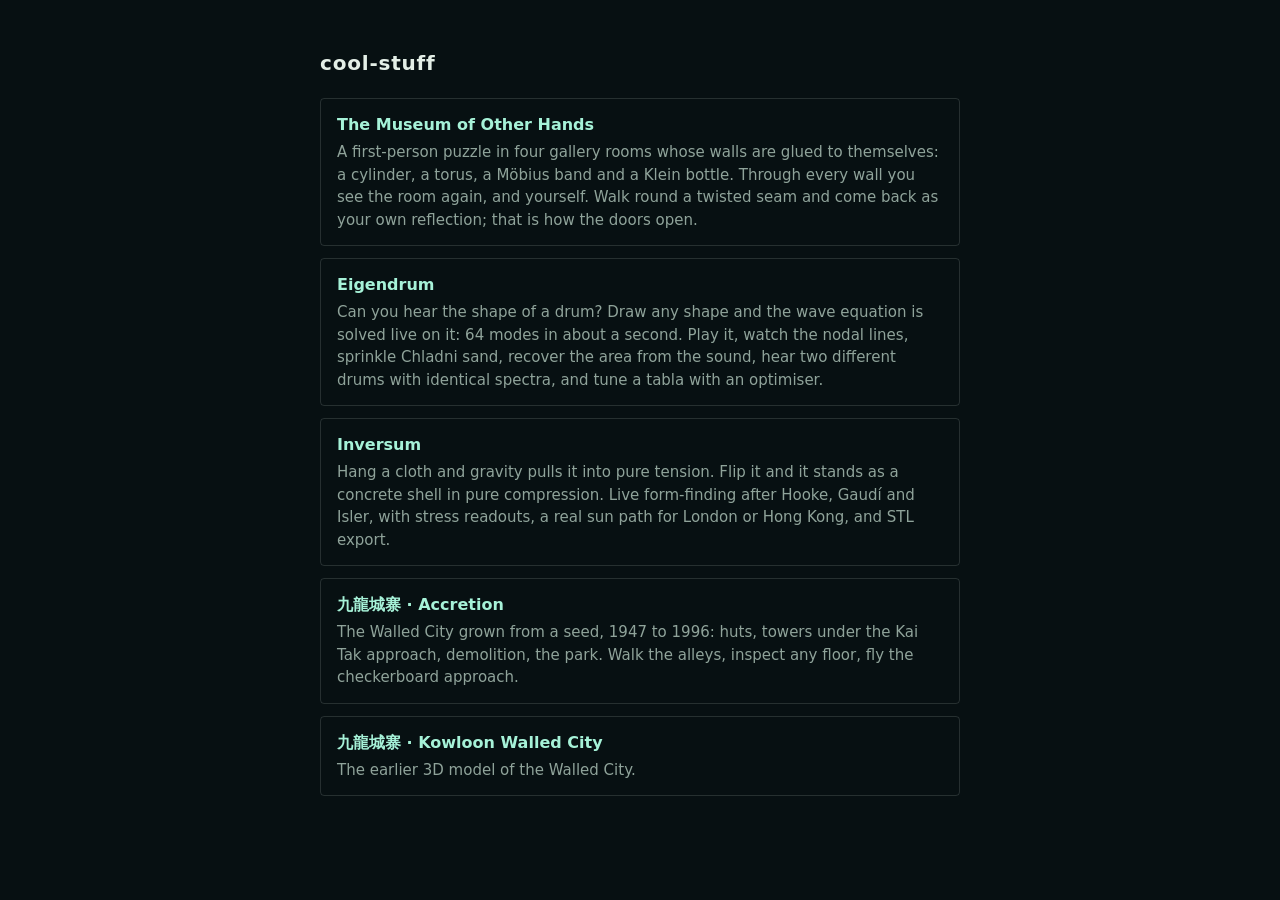
<file: index.html>
<!doctype html>
<html lang="en">
<head>
<meta charset="utf-8">
<meta name="viewport" content="width=device-width, initial-scale=1">
<title>cool-stuff</title>
<style>
  :root { --bg: #071012; --fg: #e4efe7; --mute: #8fa39a; --link: #a6f2d8; --edge: rgba(228, 239, 231, 0.14); color-scheme: dark; }
  body { margin: 0; padding: 48px 16px; background: var(--bg); color: var(--fg); font: 16px/1.5 system-ui, sans-serif; }
  main { max-width: 640px; margin: 0 auto; display: grid; gap: 20px; }
  h1 { margin: 0; font-size: 20px; letter-spacing: 0.04em; }
  ul { list-style: none; margin: 0; padding: 0; display: grid; gap: 12px; }
  li { border: 1px solid var(--edge); border-radius: 4px; padding: 14px 16px; display: grid; gap: 4px; }
  a { color: var(--link); font-weight: 600; text-decoration: none; }
  a:hover, a:focus-visible { text-decoration: underline; }
  p { margin: 0; color: var(--mute); font-size: 15px; }
</style>
</head>
<body>
<main>
  <h1>cool-stuff</h1>
  <ul>
    <li>
      <a href="other-hands/">The Museum of Other Hands</a>
      <p>A first-person puzzle in four gallery rooms whose walls are glued to themselves: a cylinder, a torus, a Möbius band and a Klein bottle. Through every wall you see the room again, and yourself. Walk round a twisted seam and come back as your own reflection; that is how the doors open.</p>
    </li>
    <li>
      <a href="eigendrum/">Eigendrum</a>
      <p>Can you hear the shape of a drum? Draw any shape and the wave equation is solved live on it: 64 modes in about a second. Play it, watch the nodal lines, sprinkle Chladni sand, recover the area from the sound, hear two different drums with identical spectra, and tune a tabla with an optimiser.</p>
    </li>
    <li>
      <a href="inversum/">Inversum</a>
      <p>Hang a cloth and gravity pulls it into pure tension. Flip it and it stands as a concrete shell in pure compression. Live form-finding after Hooke, Gaudí and Isler, with stress readouts, a real sun path for London or Hong Kong, and STL export.</p>
    </li>
    <li>
      <a href="kowloon-accretion/">九龍城寨 · Accretion</a>
      <p>The Walled City grown from a seed, 1947 to 1996: huts, towers under the Kai Tak approach, demolition, the park. Walk the alleys, inspect any floor, fly the checkerboard approach.</p>
    </li>
    <li>
      <a href="walled-city/">九龍城寨 · Kowloon Walled City</a>
      <p>The earlier 3D model of the Walled City.</p>
    </li>
  </ul>
</main>
</body>
</html>
</file>
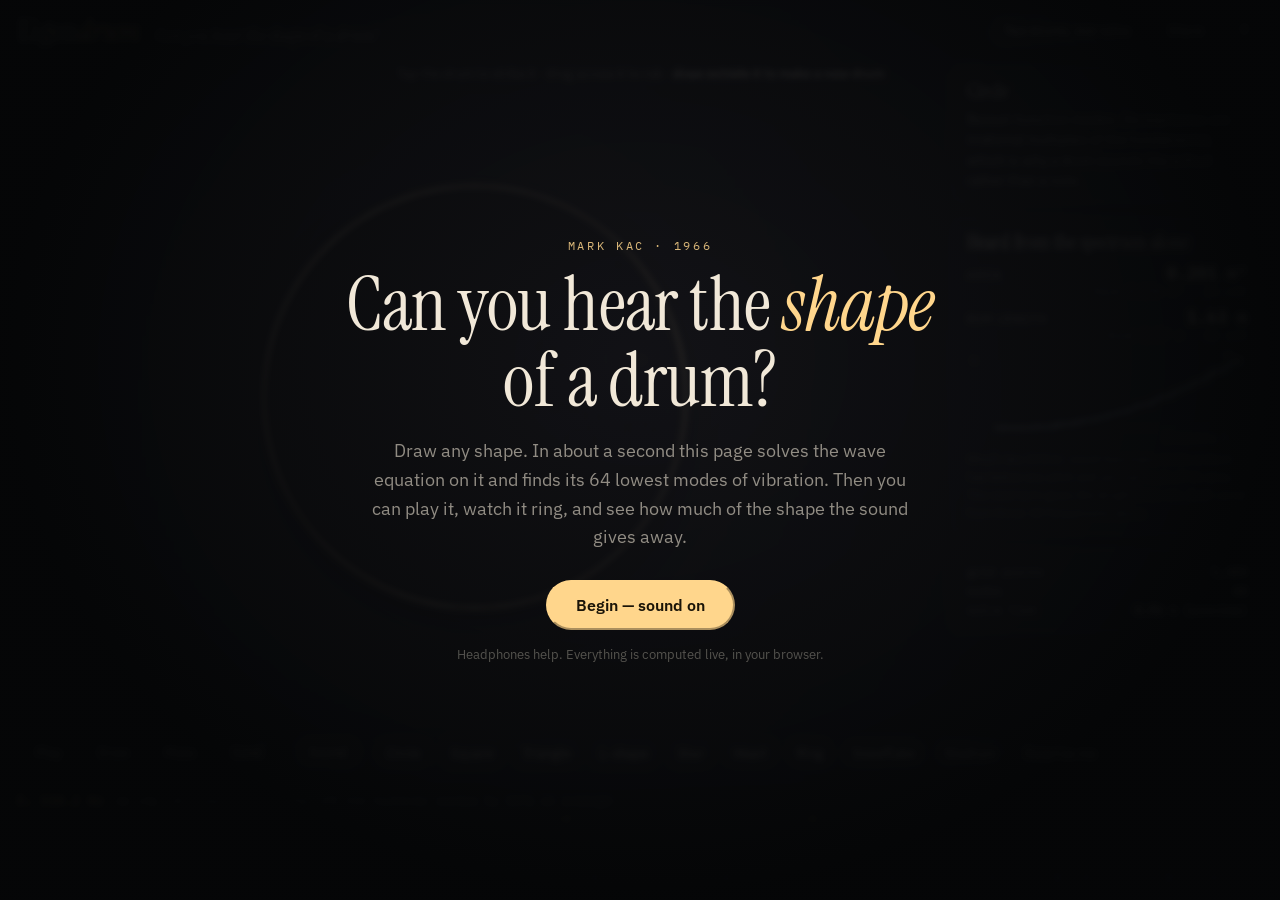
<file: eigendrum/index.html>
<!doctype html>
<html lang="en">
<head>
<meta charset="utf-8">
<meta name="viewport" content="width=device-width, initial-scale=1, viewport-fit=cover">
<title>Eigendrum</title>
<meta name="description" content="Draw any shape and play it as a drum. The wave equation is solved live in your browser: every resonant mode, its sound, its nodal lines, and what the sound alone gives away about the shape.">
<meta name="theme-color" content="#08090b">
<link rel="icon" href="data:image/svg+xml,%3Csvg xmlns='http://www.w3.org/2000/svg' viewBox='0 0 64 64'%3E%3Ccircle cx='32' cy='32' r='28' fill='%2310110f' stroke='%23d9c49b' stroke-width='4'/%3E%3Cpath d='M10 32c7-10 14 10 22 0s15 10 22 0' fill='none' stroke='%23ffb35c' stroke-width='4' stroke-linecap='round'/%3E%3C/svg%3E">
<link rel="preconnect" href="https://fonts.googleapis.com">
<link rel="preconnect" href="https://fonts.gstatic.com" crossorigin>
<link href="https://fonts.googleapis.com/css2?family=Instrument+Serif:ital@0;1&family=IBM+Plex+Mono:wght@400;500;600&family=IBM+Plex+Sans:wght@400;500;600&display=swap" rel="stylesheet">
<style>
  :root {
    --bg: #08090b;
    --ink: #f1e8d8;
    --muted: rgba(241, 232, 216, 0.58);
    --faint: rgba(241, 232, 216, 0.32);
    --line: rgba(255, 255, 255, 0.08);
    --gold: #ffd68c;
    --amber: #ffad5a;
    --panel: rgba(17, 18, 22, 0.78);
    --spec-h: 118px;
    --serif: "Instrument Serif", Georgia, "Times New Roman", serif;
    --sans: "IBM Plex Sans", system-ui, -apple-system, Segoe UI, sans-serif;
    --mono: "IBM Plex Mono", ui-monospace, SFMono-Regular, Menlo, monospace;
    color-scheme: dark;
  }
  * { box-sizing: border-box; }
  html, body { margin: 0; height: 100%; background: var(--bg); color: var(--ink); font-family: var(--sans); overflow: hidden; }
  body { -webkit-font-smoothing: antialiased; touch-action: none; }
  button { font: inherit; color: inherit; }

  #stage canvas { position: fixed; inset: 0; width: 100vw; height: 100vh; display: block; }
  #fg { touch-action: none; cursor: crosshair; }

  /* top bar */
  #top {
    position: fixed; top: 0; left: 0; right: 0; height: 60px; padding: 0 18px;
    display: flex; align-items: center; justify-content: space-between; gap: 12px;
    pointer-events: none; z-index: 5;
  }
  #top > * { pointer-events: auto; }
  .brand { display: flex; align-items: baseline; gap: 14px; min-width: 0; }
  .brand h1 { margin: 0; font-family: var(--serif); font-weight: 400; font-size: 30px; letter-spacing: 0.01em; }
  .brand h1 em { color: var(--gold); font-style: italic; }
  .brand span { font-family: var(--serif); font-style: italic; font-size: 18px; color: var(--muted); white-space: nowrap; overflow: hidden; text-overflow: ellipsis; }
  nav { display: flex; gap: 8px; }

  .btn, nav button, #dock button, .card button {
    background: rgba(255, 255, 255, 0.04); border: 1px solid var(--line); border-radius: 999px;
    padding: 7px 14px; font-size: 13px; letter-spacing: 0.01em; cursor: pointer;
    transition: background 0.15s, border-color 0.15s, color 0.15s; white-space: nowrap;
  }
  nav button:hover, #dock button:hover, .card button:hover { background: rgba(255, 255, 255, 0.09); border-color: rgba(255, 255, 255, 0.18); }
  button.on { background: rgba(255, 214, 140, 0.16); border-color: rgba(255, 214, 140, 0.55); color: #fff3dc; }
  button.primary { background: var(--gold); color: #1a1408; border-color: var(--gold); font-weight: 600; }
  button.primary:hover { background: #ffe2a8; }
  button.ghost { border-style: dashed; }
  body.iso #btn-iso { background: rgba(255, 214, 140, 0.16); border-color: rgba(255, 214, 140, 0.55); }

  /* right panel */
  #panel {
    position: fixed; top: 64px; right: 16px; width: 314px; max-height: calc(100vh - var(--spec-h) - 140px);
    overflow-y: auto; display: flex; flex-direction: column; gap: 10px; z-index: 4; scrollbar-width: thin;
  }
  .card {
    background: var(--panel); border: 1px solid var(--line); border-radius: 14px; padding: 14px 16px;
    backdrop-filter: blur(14px); -webkit-backdrop-filter: blur(14px);
  }
  .card.accent { border-color: rgba(255, 214, 140, 0.28); }
  .card h3 { margin: 0 0 6px; font-family: var(--serif); font-weight: 400; font-size: 21px; line-height: 1.15; }
  .card p { margin: 6px 0 0; font-size: 13.5px; line-height: 1.5; color: var(--muted); }
  .card p.small { font-size: 12px; color: var(--faint); }
  .card .row { display: flex; gap: 6px; flex-wrap: wrap; margin-top: 10px; }
  .card.mono { font-family: var(--mono); font-size: 12px; }
  .stat { display: grid; grid-template-columns: auto 1fr; align-items: baseline; column-gap: 10px; margin-top: 8px; }
  .stat span { font-size: 12px; color: var(--muted); text-transform: uppercase; letter-spacing: 0.08em; }
  .stat b { font-family: var(--mono); font-weight: 500; font-size: 17px; text-align: right; color: #fff4df; }
  .stat i { grid-column: 1 / -1; font-style: normal; font-family: var(--mono); font-size: 11px; color: var(--faint); text-align: right; }
  .kv { display: flex; justify-content: space-between; padding: 2px 0; color: var(--muted); }
  .kv b { color: var(--ink); font-weight: 500; }
  table { width: 100%; border-collapse: collapse; }
  th, td { text-align: right; padding: 2px 0; }
  th { color: var(--faint); font-weight: 500; }
  td { color: var(--ink); }
  td:first-child, th:first-child { text-align: left; color: var(--faint); }
  .hidden { display: none !important; }

  /* dock */
  #dock {
    position: fixed; left: 16px; right: 16px; bottom: calc(var(--spec-h) + 8px); z-index: 5;
    display: flex; align-items: center; gap: 12px; flex-wrap: wrap; pointer-events: none;
  }
  #dock > * { pointer-events: auto; }
  .tools, #presets { display: flex; gap: 6px; flex-wrap: wrap; }
  .tools { padding: 4px; background: rgba(0, 0, 0, 0.35); border: 1px solid var(--line); border-radius: 999px; }
  .tools button { border-color: transparent; background: transparent; }
  #presets button { font-size: 12.5px; padding: 6px 11px; }
  #sound { position: relative; }
  #sound summary { list-style: none; cursor: pointer; }
  #sound summary::-webkit-details-marker { display: none; }
  #sound .pop {
    position: absolute; bottom: 44px; left: 0; width: 280px; padding: 14px 16px; border-radius: 14px;
    background: rgba(17, 18, 22, 0.94); border: 1px solid var(--line); backdrop-filter: blur(14px);
  }
  .slider { display: grid; grid-template-columns: 74px 1fr 58px; align-items: center; gap: 10px; margin: 6px 0; font-size: 12.5px; color: var(--muted); }
  .slider output { font-family: var(--mono); font-size: 11.5px; color: var(--ink); text-align: right; }
  input[type=range] { width: 100%; accent-color: var(--gold); }

  #hint {
    position: fixed; left: 50%; transform: translateX(-50%); top: 64px; z-index: 3; pointer-events: none;
    font-size: 13px; color: var(--muted); text-align: center; max-width: min(760px, 92vw); line-height: 1.5;
  }
  #hint b { color: var(--ink); font-weight: 500; }
  #hint .dim, #readout .dim { color: var(--faint); }

  /* spectrum */
  #spec {
    position: fixed; left: 0; right: 0; bottom: 0; height: var(--spec-h); z-index: 4;
    background: linear-gradient(to top, rgba(8, 9, 11, 0.96) 70%, rgba(8, 9, 11, 0));
    border-top: 1px solid rgba(255, 255, 255, 0.04);
  }
  #readout { height: 26px; padding: 6px 16px 0; display: flex; gap: 12px; align-items: baseline; font-family: var(--mono); font-size: 12px; color: var(--muted); white-space: nowrap; overflow: hidden; }
  #readout b { color: var(--gold); font-weight: 600; font-size: 13px; }
  #spectrum { display: block; width: 100%; height: calc(var(--spec-h) - 26px); }

  #toast {
    position: fixed; left: 50%; bottom: calc(var(--spec-h) + 70px); transform: translate(-50%, 10px); opacity: 0;
    background: rgba(20, 21, 25, 0.95); border: 1px solid rgba(255, 214, 140, 0.3); border-radius: 999px;
    padding: 9px 18px; font-size: 13px; z-index: 20; transition: opacity 0.25s, transform 0.25s; pointer-events: none;
    max-width: 92vw; overflow: hidden; text-overflow: ellipsis; white-space: nowrap;
  }
  #toast.show { opacity: 1; transform: translate(-50%, 0); }

  /* intro */
  #intro {
    position: fixed; inset: 0; z-index: 30; display: grid; place-items: center; padding: 24px;
    background: radial-gradient(ellipse at 50% 40%, rgba(20, 20, 24, 0.82), rgba(5, 6, 7, 0.97) 70%);
    transition: opacity 0.6s; backdrop-filter: blur(3px);
  }
  #intro.gone { opacity: 0; pointer-events: none; }
  .intro-inner { max-width: 640px; text-align: center; }
  .eyebrow { font-family: var(--mono); font-size: 12px; letter-spacing: 0.22em; text-transform: uppercase; color: var(--gold); opacity: 0.85; }
  #intro h2 { font-family: var(--serif); font-weight: 400; font-size: clamp(40px, 7.4vw, 76px); line-height: 1.0; margin: 14px 0 18px; letter-spacing: -0.01em; }
  #intro h2 em { color: var(--gold); }
  #intro .lead { font-size: clamp(15px, 2.1vw, 18px); line-height: 1.6; color: var(--muted); margin: 0 auto 28px; max-width: 540px; }
  #begin { font-size: 16px; padding: 13px 28px; border-radius: 999px; }
  #intro .fine { margin-top: 16px; font-size: 12.5px; color: var(--faint); }

  /* about */
  #about {
    position: fixed; inset: 0; z-index: 25; display: none; place-items: center; padding: 20px;
    background: rgba(4, 5, 6, 0.8); backdrop-filter: blur(6px);
  }
  #about.open { display: grid; }
  #about .sheet {
    max-width: 680px; max-height: 86vh; overflow-y: auto; background: #111216; border: 1px solid var(--line);
    border-radius: 18px; padding: 26px 30px; position: relative;
  }
  #about h2 { font-family: var(--serif); font-weight: 400; font-size: 34px; margin: 0 0 10px; }
  #about h4 { font-family: var(--mono); font-weight: 500; font-size: 11.5px; letter-spacing: 0.16em; text-transform: uppercase; color: var(--gold); margin: 22px 0 6px; }
  #about p, #about li { font-size: 14.5px; line-height: 1.62; color: var(--muted); }
  #about code { font-family: var(--mono); font-size: 12.5px; color: var(--ink); }
  #about-close { position: absolute; top: 14px; right: 14px; }
  kbd { font-family: var(--mono); font-size: 11.5px; padding: 1px 6px; border: 1px solid var(--line); border-bottom-width: 2px; border-radius: 5px; color: var(--ink); }

  .short, #btn-notes { display: none; }
  #panel, #about .sheet { touch-action: pan-y; }
  #presets { touch-action: pan-x; }
  .weyl { display: block; width: 100%; height: 92px; margin-top: 10px; }
  @media (max-width: 1080px) {
    #btn-notes { display: inline-block; }
    #panel { display: none; }
    body.panel-open #panel {
      display: flex; top: 60px; left: 12px; right: 12px; width: auto; z-index: 15;
      max-height: calc(100vh - var(--spec-h) - 150px);
    }
    body.panel-open #btn-notes { background: rgba(255, 214, 140, 0.16); border-color: rgba(255, 214, 140, 0.55); }
  }
  @media (max-width: 760px) {
    #top { height: 52px; padding: 0 12px; }
    .brand h1 { font-size: 25px; }
    .brand span { display: none; }
    nav { gap: 5px; }
    nav button { padding: 6px 9px; font-size: 12px; }
    .long { display: none; }
    .short { display: inline; }
    body.panel-open #panel { top: 54px; left: 8px; right: 8px; }
    #hint { top: 54px; font-size: 12px; }
    #hint .dim { display: none; }
    #dock { left: 10px; right: 10px; gap: 6px; }
    #presets { flex-wrap: nowrap; overflow-x: auto; max-width: 100%; padding-bottom: 2px; scrollbar-width: none; }
    #presets::-webkit-scrollbar { display: none; }
    #readout .dim { display: none; }
  }
</style>
</head>
<body>
  <div id="stage">
    <canvas id="bg"></canvas>
    <canvas id="gl"></canvas>
    <canvas id="fg"></canvas>
  </div>

  <header id="top">
    <div class="brand">
      <h1>Eigen<em>drum</em></h1>
      <span>Can you hear the shape of a drum?</span>
    </div>
    <nav>
      <button id="btn-iso" title="Two different drums with identical spectra (I)"><span class="long">Two drums, one voice</span><span class="short">Twin drums</span></button>
      <button id="btn-notes" title="Show the notes panel">Notes</button>
      <button id="btn-share" title="Copy a link to this drum">Share</button>
      <button id="btn-about" title="How it works">?</button>
    </nav>
  </header>

  <div id="hint"></div>
  <aside id="panel"></aside>

  <div id="dock">
    <div class="tools">
      <button data-tool="play" class="on" title="Strike and rub (P)">Play</button>
      <button data-tool="draw" title="Add loops: holes inside, extra membranes outside (D)">Draw</button>
      <button data-tool="mass" title="Paint weight onto the head (M)">Mass</button>
      <button id="btn-sand" title="Sprinkle Chladni sand (S)">Sand</button>
    </div>
    <details id="sound">
      <summary class="btn">Sound</summary>
      <div class="pop">
        <label class="slider">Tension <input id="s-tension" type="range" min="25" max="260" step="1" value="72"><output id="s-tension-v"></output></label>
        <label class="slider">Mallet <input id="s-hard" type="range" min="0" max="1" step="0.01" value="0.45"><output id="s-hard-v"></output></label>
        <label class="slider">Sustain <input id="s-sustain" type="range" min="0.3" max="4" step="0.1" value="1"><output id="s-sustain-v"></output></label>
        <label class="slider">Room <input id="s-reverb" type="range" min="0" max="0.8" step="0.01" value="0.22"><output id="s-reverb-v"></output></label>
      </div>
    </details>
    <div id="presets"></div>
  </div>

  <footer id="spec">
    <div id="readout"></div>
    <canvas id="spectrum"></canvas>
  </footer>

  <div id="toast"></div>

  <div id="intro">
    <div class="intro-inner">
      <div class="eyebrow">Mark Kac &middot; 1966</div>
      <h2>Can you hear the <em>shape</em> of a drum?</h2>
      <p class="lead">Draw any shape. In about a second this page solves the wave equation on it and finds its 64 lowest modes of vibration. Then you can play it, watch it ring, and see how much of the shape the sound gives away.</p>
      <button id="begin" class="primary">Begin &mdash; sound on</button>
      <div class="fine">Headphones help. Everything is computed live, in your browser.</div>
    </div>
  </div>

  <div id="about">
    <div class="sheet">
      <button id="about-close" class="btn">Close</button>
      <h2>How Eigendrum works</h2>
      <p>A drumhead is a stretched membrane fixed at its rim. Strike it and it vibrates as a sum of <em>modes</em>: standing waves, each with its own frequency. The mode shapes and pitches depend only on the outline. Mark Kac asked in 1966 whether the reverse is true: whether the pitches pin down the outline.</p>
      <h4>The solver</h4>
      <p>Your outline is sampled on a grid of about 7,000 points. The rim boundary condition is placed at the exact distance from each grid point to the curve, not snapped to the nearest point. The Laplacian becomes a sparse matrix, which is factored once with an envelope Cholesky decomposition. A shift-and-invert block Lanczos iteration then pulls out the 64 lowest eigenvalues and eigenvectors. It all runs in a Web Worker, in plain JavaScript. On a square it reproduces the exact discrete eigenvalues to ten digits; on a circle it is within 0.1% of the Bessel zeros.</p>
      <h4>The sound</h4>
      <p>Each mode is a damped resonator in an AudioWorklet. A strike at a point excites mode <i>k</i> in proportion to the mode’s height there, so striking near the rim sounds brighter than striking the middle, just as on a real drum. Mallet hardness filters the high modes, and each mode’s loudness is weighted by how much air it pushes. Rubbing feeds friction noise into the modes under your finger.</p>
      <h4>What the spectrum gives away</h4>
      <p>Weyl’s law says the number of modes below frequency <i>f</i> grows like (area) &times; <i>f</i>&sup2;, minus a correction proportional to the rim length. The panel fits those two terms to your drum’s 64 frequencies and recovers its area and perimeter from the sound alone.</p>
      <h4>What it doesn’t</h4>
      <p>In 1992 Gordon, Webb and Wolpert found two different shapes with identical spectra, each built from seven half-squares glued according to the Fano plane. Try <b>Two drums, one voice</b>. The page solves both drums on lattice-aligned grids, so even the discrete problems are exactly isospectral: all 64 frequencies match to round-off.</p>
      <h4>Tabla tuning</h4>
      <p>With the Mass tool you can load the head unevenly. <b>Harmonize</b> uses the derivative of each eigenvalue with respect to the density at every point (<code>&part;&lambda;/&part;&rho; = &minus;&lambda;&phi;&sup2;</code>) to move mass until the overtones fall on the harmonic series. C. V. Raman studied exactly this effect in the tabla.</p>
      <h4>Keys</h4>
      <p><kbd>Space</kbd> strike &middot; <kbd>&larr;</kbd><kbd>&rarr;</kbd> step through modes &middot; <kbd>Esc</kbd> release &middot; <kbd>1</kbd>&ndash;<kbd>9</kbd> presets &middot; <kbd>0</kbd> random &middot; <kbd>P</kbd> <kbd>D</kbd> <kbd>M</kbd> tools &middot; <kbd>S</kbd> sand &middot; <kbd>I</kbd> isospectral pair</p>
    </div>
  </div>

  <script type="module" src="js/app.js"></script>
</body>
</html>
</file>
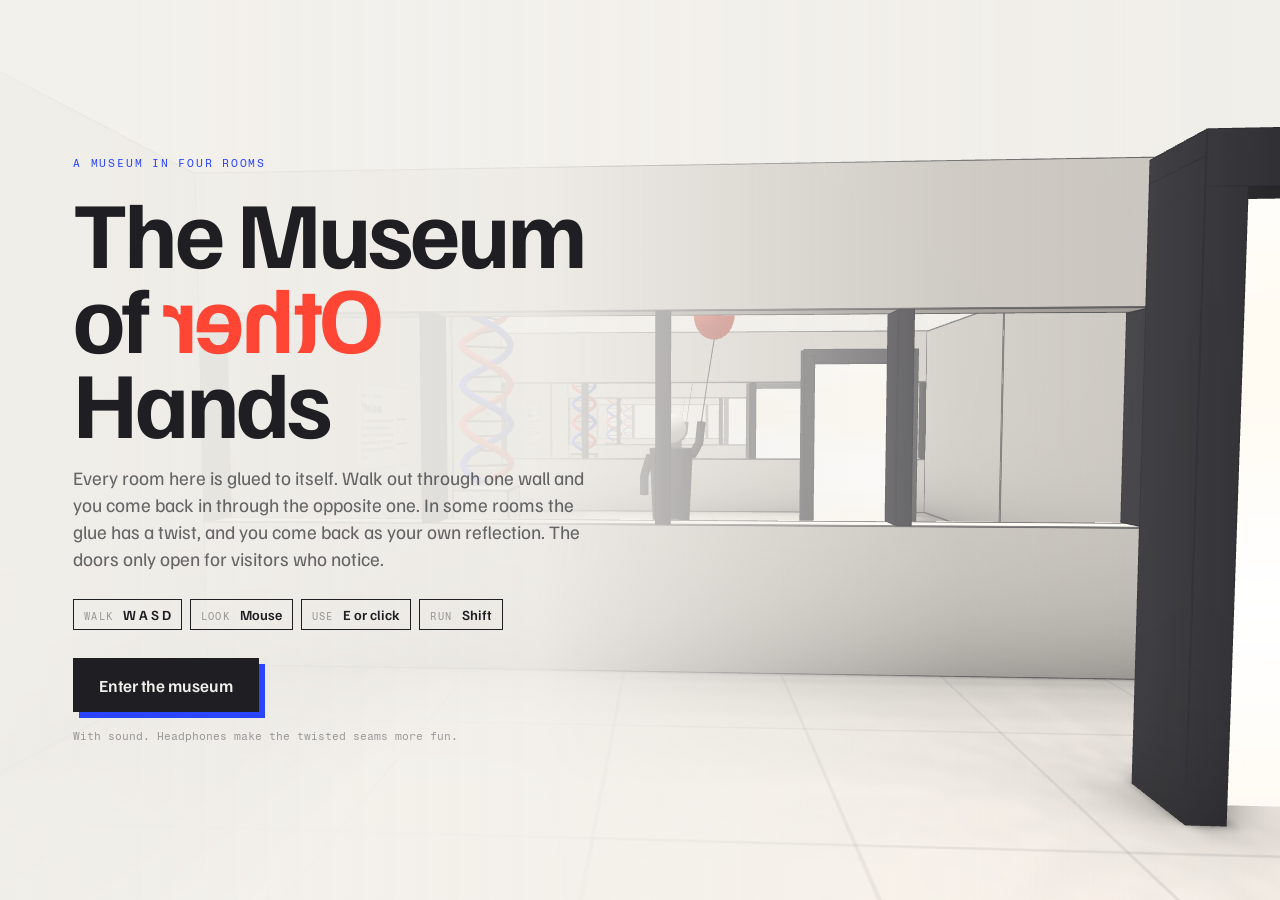
<file: other-hands/index.html>
<!doctype html>
<html lang="en">
<head>
  <meta charset="utf-8">
  <meta name="viewport" content="width=device-width, initial-scale=1, viewport-fit=cover">
  <title>The Museum of Other Hands</title>
  <meta name="description" content="A first-person puzzle in four rooms whose walls are glued to themselves: a cylinder, a torus, a Möbius band and a Klein bottle. Walk round a twisted seam and come back as your own reflection.">
  <meta name="theme-color" content="#f2f0eb">
  <link rel="preconnect" href="https://fonts.googleapis.com">
  <link rel="preconnect" href="https://fonts.gstatic.com" crossorigin>
  <link href="https://fonts.googleapis.com/css2?family=Familjen+Grotesk:wght@400;500;600;700&family=Fragment+Mono&display=swap" rel="stylesheet">
  <link rel="stylesheet" href="style.css">
  <link rel="icon" href="data:image/svg+xml,%3Csvg xmlns='http://www.w3.org/2000/svg' viewBox='0 0 32 32'%3E%3Crect x='4' y='4' width='24' height='24' fill='%23f2f0eb' stroke='%231e1e23' stroke-width='2.5'/%3E%3Cpath d='M10 4v24M22 4v24' stroke='%232b45ff' stroke-width='2' stroke-dasharray='3 3'/%3E%3Ccircle cx='16' cy='16' r='4' fill='%23ff4533'/%3E%3C/svg%3E">
</head>
<body>
  <canvas id="view" aria-label="First-person view of a gallery room whose walls are glued to themselves"></canvas>

  <div class="hud">
    <header class="room-tag">
      <span class="num" id="roomNum">I</span>
      <div>
        <p class="space" id="roomSpace">Cylinder</p>
        <h2 id="roomTitle">The Loop</h2>
        <p class="goal" id="roomGoal"></p>
      </div>
    </header>

    <div class="top-right">
      <button class="chip" id="menuBtn" aria-haspopup="true">Rooms</button>
      <div class="menu" id="menu">
        <div id="roomList"></div>
        <hr>
        <button class="menu-line" id="soundBtn">Sound on</button>
        <button class="menu-line" id="aboutBtn">How it works</button>
      </div>
    </div>

    <figure class="plan">
      <canvas id="map" aria-label="Floor plan of the room with its gluings"></canvas>
      <figcaption>Floor plan · matching arrows are the same wall</figcaption>
    </figure>

    <div class="free" id="freePanel" hidden>
      <p class="free-title">How the walls meet</p>
      <div class="free-row"><span>West ↔ East</span><div class="seg" data-axis="gx"><button data-v="wall">Wall</button><button data-v="straight">Straight</button><button data-v="twisted">Twisted</button></div></div>
      <div class="free-row"><span>South ↔ North</span><div class="seg" data-axis="gz"><button data-v="wall">Wall</button><button data-v="straight">Straight</button><button data-v="twisted">Twisted</button></div></div>
    </div>

    <div class="reticle" aria-hidden="true"></div>
    <p class="prompt" id="prompt" aria-live="polite"></p>
    <p class="flash" id="flash" aria-live="polite"></p>
    <p class="toast" id="toast" role="status" aria-live="polite"></p>

    <canvas id="hand" aria-hidden="true"></canvas>
    <button class="use" id="useBtn">Use</button>
    <div class="stick" id="stick" aria-hidden="true"><i id="knob"></i></div>
  </div>

  <section class="intro" id="intro">
    <div class="intro-card">
      <p class="kicker">A museum in four rooms</p>
      <h1>The Museum of <span>Other</span> Hands</h1>
      <p class="lede">Every room here is glued to itself. Walk out through one wall and you come back in through the opposite one. In some rooms the glue has a twist, and you come back as your own reflection. The doors only open for visitors who notice.</p>
      <dl class="keys desk">
        <div><dt>Walk</dt><dd>W A S D</dd></div>
        <div><dt>Look</dt><dd>Mouse</dd></div>
        <div><dt>Use</dt><dd>E or click</dd></div>
        <div><dt>Run</dt><dd>Shift</dd></div>
      </dl>
      <dl class="keys touch">
        <div><dt>Walk</dt><dd>Left thumb</dd></div>
        <div><dt>Look</dt><dd>Right thumb</dd></div>
        <div><dt>Use</dt><dd>Use button</dd></div>
      </dl>
      <button class="enter" id="enter">Enter the museum</button>
      <p class="fine">With sound. Headphones make the twisted seams more fun.</p>
    </div>
  </section>

  <section class="end" id="end" hidden>
    <div class="intro-card">
      <p class="kicker">Exit</p>
      <h1>You have seen all four rooms.</h1>
      <p class="lede" id="endNote"></p>
      <div class="end-actions">
        <button class="enter" id="toFree">Free walk: choose your own gluing</button>
        <button class="ghost" id="again">Start again</button>
      </div>
    </div>
  </section>

  <dialog id="about">
    <form method="dialog"><button class="close" aria-label="Close">×</button></form>
    <p class="kicker">How it works</p>
    <h2>The copies are not reflections. They are the room.</h2>
    <p>Each room is one square of floor. Each pair of opposite walls is either a real wall, glued straight across, or glued with a half-twist. Glue one pair straight and you get a <b>cylinder</b>. Glue both and you get a <b>torus</b>. Twist one pair for a <b>Möbius band</b>, or twist one of two glued pairs for a <b>Klein bottle</b>.</p>
    <p>What you walk around in is the <b>universal cover</b>: the whole plane, tiled by copies of the square, one for each deck transformation. Every deck transformation here has the form (x, z) ↦ (±x + a, ±z + b), and a copy is mirrored exactly when the two signs differ. The renderer draws the room once and instances it about eighty times, one instance per deck transformation near you. Lighting is computed in each copy's own frame.</p>
    <p>You never flip. The camera is always an ordinary right-handed camera. What changes is which copy of the room you are standing in, and in half of them the room is the mirror image of the one you started in. So a left-hand print, seen from a mirrored copy, is a right-hand print. An L-shaped key you pick up in one copy is a J to the room in the next.</p>
    <p>All four surfaces are flat: their copies tile the plane without stretching. Twist both pairs and you get the projective plane, which cannot be flat. That is why the free walk won't offer it.</p>
    <p class="fine">After Jeff Weeks, <i>The Shape of Space</i>, and his Torus Games. Built with WebGL2 and Web Audio; no libraries.</p>
  </dialog>

  <script type="module" src="js/main.js"></script>
</body>
</html>
</file>
<file: other-hands/style.css>
:root {
  --paper: #f2f0eb;
  --paper-2: #e8e5de;
  --ink: #1e1e23;
  --ink-2: rgba(30, 30, 35, 0.66);
  --ink-3: rgba(30, 30, 35, 0.42);
  --hair: rgba(30, 30, 35, 0.16);
  --cobalt: #2b45ff;
  --red: #ff4533;
  --sans: 'Familjen Grotesk', 'Helvetica Neue', Arial, sans-serif;
  --mono: 'Fragment Mono', ui-monospace, Menlo, Consolas, monospace;
  --g: 22px;
  color-scheme: light;
}

* { box-sizing: border-box; }
html, body { height: 100%; }
body {
  margin: 0;
  overflow: hidden;
  background: var(--paper);
  color: var(--ink);
  font-family: var(--sans);
  -webkit-font-smoothing: antialiased;
  overscroll-behavior: none;
}
button { font: inherit; color: inherit; cursor: pointer; }
#view { position: fixed; inset: 0; width: 100%; height: 100%; display: block; touch-action: none; }

/* white-out between rooms */
body::after {
  content: '';
  position: fixed; inset: 0;
  background: #fbfaf7;
  opacity: 1;
  pointer-events: none;
  transition: opacity 0.9s ease;
  z-index: 60;
}
body.ready::after { opacity: 0; }
body.ready.whiteout::after { opacity: 1; transition-duration: 0.6s; }

/* ---------------------------------------------------------------- HUD */
.hud { position: fixed; inset: 0; pointer-events: none; z-index: 10; opacity: 0; transition: opacity 0.6s; }
body.playing .hud { opacity: 1; }
.hud > * { pointer-events: auto; }
.hud .reticle, .hud .prompt, .hud .flash, .hud .toast, .hud #hand, .hud .plan { pointer-events: none; }

.room-tag {
  position: absolute; top: var(--g); left: var(--g);
  display: flex; gap: 14px; align-items: flex-start;
  max-width: min(460px, calc(100vw - 150px));
  padding: 10px 16px 11px 10px;
  background: var(--paper);
  border: 2px solid var(--ink);
  pointer-events: none;
}
.room-tag .num {
  flex: none;
  display: grid; place-items: center;
  min-width: 48px; height: 48px; padding: 0 8px;
  background: var(--ink); color: var(--paper);
  font-weight: 700; font-size: 21px; letter-spacing: 0.02em;
}
.room-tag h2 { margin: 1px 0 3px; font-size: 26px; line-height: 1; font-weight: 700; letter-spacing: -0.01em; }
.room-tag .space { margin: 0; font-family: var(--mono); font-size: 10.5px; letter-spacing: 0.12em; text-transform: uppercase; color: var(--cobalt); }
.room-tag .goal { margin: 0; font-size: 15px; line-height: 1.3; color: var(--ink-2); }

.top-right { position: absolute; top: var(--g); right: var(--g); }
.chip {
  height: 36px; padding: 0 16px;
  border: 2px solid var(--ink); background: var(--paper);
  font-weight: 600; font-size: 14px;
}
.chip:hover { background: var(--ink); color: var(--paper); }
.menu {
  position: absolute; right: 0; top: 44px;
  min-width: 240px;
  background: var(--paper);
  border: 2px solid var(--ink);
  padding: 6px;
  display: none;
}
.menu.open { display: block; }
.menu #roomList button, .menu-line {
  display: flex; align-items: baseline; gap: 12px;
  width: 100%; padding: 9px 10px;
  border: 0; background: none; text-align: left;
  font-size: 15px; font-weight: 500;
}
.menu #roomList button span { width: 26px; font-family: var(--mono); font-size: 12px; color: var(--ink-3); }
.menu #roomList button:hover, .menu-line:hover { background: var(--paper-2); }
.menu #roomList button.on { background: var(--ink); color: var(--paper); }
.menu #roomList button.on span { color: var(--paper); }
.menu hr { border: 0; border-top: 1px solid var(--hair); margin: 6px 4px; }
.menu-line { color: var(--ink-2); }
.menu-line.off { color: var(--ink-3); }

.plan {
  position: absolute; left: var(--g); bottom: var(--g);
  margin: 0;
  width: 168px;
  background: var(--paper);
  border: 2px solid var(--ink);
  padding: 0 0 8px;
}
.plan canvas { display: block; width: 164px; height: 186px; }
.plan figcaption { padding: 0 10px; font-family: var(--mono); font-size: 9.5px; line-height: 1.35; color: var(--ink-2); }

.free {
  position: absolute; left: calc(var(--g) + 184px); bottom: var(--g);
  background: rgba(242, 240, 235, 0.92);
  border: 2px solid var(--ink);
  padding: 10px 12px 12px;
  display: grid; gap: 8px;
}
.free[hidden] { display: none; }
.free-title { margin: 0; font-family: var(--mono); font-size: 10px; letter-spacing: 0.12em; text-transform: uppercase; color: var(--ink-2); }
.free-row { display: grid; grid-template-columns: 104px auto; align-items: center; gap: 10px; font-size: 13px; font-weight: 500; }
.seg { display: inline-flex; border: 1.5px solid var(--ink); }
.seg button { border: 0; background: none; padding: 6px 10px; font-size: 13px; font-weight: 500; }
.seg button + button { border-left: 1.5px solid var(--ink); }
.seg button.on { background: var(--ink); color: var(--paper); }

.reticle {
  position: absolute; left: 50%; top: 50%;
  width: 8px; height: 8px; margin: -4px 0 0 -4px;
  border-radius: 50%;
  border: 1.5px solid var(--ink);
  background: rgba(255, 255, 255, 0.6);
}
.prompt {
  position: absolute; left: 50%; top: calc(50% + 18px);
  transform: translateX(-50%);
  margin: 0; padding: 5px 10px;
  background: var(--ink); color: var(--paper);
  font-family: var(--mono); font-size: 12px;
  opacity: 0; transition: opacity 0.15s;
  white-space: nowrap;
}
.prompt.show { opacity: 1; }
.flash {
  position: absolute; left: 50%; top: 22%;
  transform: translate(-50%, -6px);
  margin: 0;
  font-size: clamp(22px, 3.2vw, 40px); font-weight: 700; letter-spacing: -0.01em;
  color: var(--cobalt);
  text-align: center;
  opacity: 0;
  width: min(90vw, 760px);
}
.flash.show { animation: flash 2.6s ease forwards; }
@keyframes flash {
  0% { opacity: 0; transform: translate(-50%, 8px) scaleX(-1); }
  18% { opacity: 1; transform: translate(-50%, 0) scaleX(1); }
  75% { opacity: 1; }
  100% { opacity: 0; }
}
.toast {
  position: absolute; left: 50%; bottom: calc(var(--g) + 8px);
  transform: translate(-50%, 8px);
  margin: 0; padding: 11px 16px;
  max-width: min(560px, calc(100vw - 2 * var(--g) - 360px));
  background: var(--paper);
  border: 2px solid var(--ink);
  font-size: 15px; line-height: 1.35; font-weight: 500;
  text-align: center;
  opacity: 0; transition: opacity 0.25s, transform 0.25s;
}
.toast.show { opacity: 1; transform: translate(-50%, 0); }

#hand { position: absolute; right: 18px; bottom: 0; width: 170px; height: 210px; }
.use {
  position: absolute; right: var(--g); bottom: calc(var(--g) + 150px);
  width: 76px; height: 76px; border-radius: 50%;
  border: 2px solid var(--ink); background: var(--paper);
  font-weight: 700; font-size: 15px;
  display: none;
}
.use.ready { background: var(--ink); color: var(--paper); }
.stick {
  position: absolute; left: 0; top: 0;
  width: 0; height: 0;
  display: none;
}
.stick.on { display: block; }
.stick::before { content: ''; position: absolute; left: -48px; top: -48px; width: 96px; height: 96px; border-radius: 50%; border: 2px solid var(--ink-3); }
.stick i { position: absolute; left: -18px; top: -18px; width: 36px; height: 36px; border-radius: 50%; background: var(--ink); }

/* ---------------------------------------------------------------- intro / end */
.intro, .end {
  position: fixed; inset: 0;
  display: grid; align-items: center;
  padding: var(--g);
  background: linear-gradient(90deg, rgba(242, 240, 235, 0.97) 0%, rgba(242, 240, 235, 0.9) 42%, rgba(242, 240, 235, 0.2) 75%, rgba(242, 240, 235, 0) 100%);
  z-index: 30;
}
.intro[hidden], .end[hidden] { display: none; }
.intro-card { max-width: 600px; padding-left: clamp(0px, 4vw, 56px); }
.kicker { margin: 0 0 18px; font-family: var(--mono); font-size: 11px; letter-spacing: 0.16em; text-transform: uppercase; color: var(--cobalt); }
.intro h1, .end h1 {
  margin: 0;
  font-size: clamp(46px, 7.4vw, 104px);
  line-height: 0.9;
  font-weight: 700;
  letter-spacing: -0.035em;
}
.intro h1 span { display: inline-block; transform: scaleX(-1); color: var(--red); }
.end h1 { font-size: clamp(38px, 5.4vw, 72px); }
.lede { margin: 22px 0 0; font-size: 19px; line-height: 1.42; color: var(--ink-2); max-width: 520px; }
.keys { display: flex; flex-wrap: wrap; gap: 8px; margin: 26px 0 0; }
.keys div { border: 1.5px solid var(--ink); padding: 6px 10px; display: flex; gap: 10px; align-items: baseline; }
.keys dt { font-family: var(--mono); font-size: 10px; letter-spacing: 0.12em; text-transform: uppercase; color: var(--ink-3); }
.keys dd { margin: 0; font-size: 14px; font-weight: 600; }
.keys.touch { display: none; }
.enter {
  margin-top: 28px;
  height: 54px; padding: 0 26px;
  border: 0; background: var(--ink); color: var(--paper);
  font-size: 17px; font-weight: 600;
  box-shadow: 6px 6px 0 var(--cobalt);
  transition: transform 0.15s, box-shadow 0.15s;
}
.enter:hover { transform: translate(-2px, -2px); box-shadow: 8px 8px 0 var(--cobalt); }
.enter:active { transform: translate(3px, 3px); box-shadow: 2px 2px 0 var(--cobalt); }
.enter:disabled { opacity: 0.4; cursor: default; }
.ghost { margin-top: 28px; height: 54px; padding: 0 22px; border: 2px solid var(--ink); background: none; font-size: 16px; font-weight: 600; }
.end-actions { display: flex; flex-wrap: wrap; gap: 14px; align-items: center; }
.fine { margin: 18px 0 0; font-family: var(--mono); font-size: 11px; color: var(--ink-3); }
button:focus-visible { outline: 2px solid var(--cobalt); outline-offset: 3px; }

dialog {
  width: min(660px, calc(100vw - 32px));
  max-height: calc(100vh - 48px);
  padding: 34px 38px 30px;
  border: 2px solid var(--ink);
  background: var(--paper);
  color: var(--ink);
  overflow-y: auto;
}
dialog::backdrop { background: rgba(242, 240, 235, 0.7); backdrop-filter: blur(3px); }
dialog h2 { margin: 0 0 16px; font-size: 32px; line-height: 1.02; letter-spacing: -0.02em; }
dialog p { font-size: 16.5px; line-height: 1.5; color: var(--ink-2); }
dialog b { color: var(--ink); font-weight: 600; }
.close { float: right; border: 0; background: none; font-size: 30px; line-height: 1; margin: -14px -16px 0 0; }

/* ---------------------------------------------------------------- touch + narrow */
@media (pointer: coarse) {
  .keys.desk { display: none; }
  .keys.touch { display: flex; }
  .use { display: block; }
  .reticle { width: 10px; height: 10px; margin: -5px 0 0 -5px; }
}
@media (max-width: 760px) {
  :root { --g: 14px; }
  .room-tag .num { min-width: 40px; height: 40px; font-size: 17px; }
  .room-tag h2 { font-size: 20px; }
  .room-tag .goal { font-size: 13px; }
  .plan { width: 112px; top: calc(var(--g) + 44px); right: var(--g); left: auto; bottom: auto; padding: 0; }
  .plan canvas { width: 108px; height: 122px; }
  .plan figcaption { display: none; }
  .free { left: var(--g); right: var(--g); bottom: auto; top: calc(var(--g) + 186px); }
  .free-row { grid-template-columns: 92px auto; }
  .seg button { padding: 6px 8px; }
  .toast { max-width: calc(100vw - 2 * var(--g)); bottom: calc(var(--g) + 220px); }
  #hand { width: 120px; height: 150px; right: 6px; }
  .use { bottom: calc(var(--g) + 120px); width: 68px; height: 68px; }
  .intro { background: rgba(242, 240, 235, 0.9); align-items: end; }
  .lede { font-size: 16.5px; }
  .chip { height: 32px; padding: 0 12px; font-size: 13px; }
}
@media (prefers-reduced-motion: reduce) {
  .flash.show { animation: none; opacity: 1; }
}
</file>
